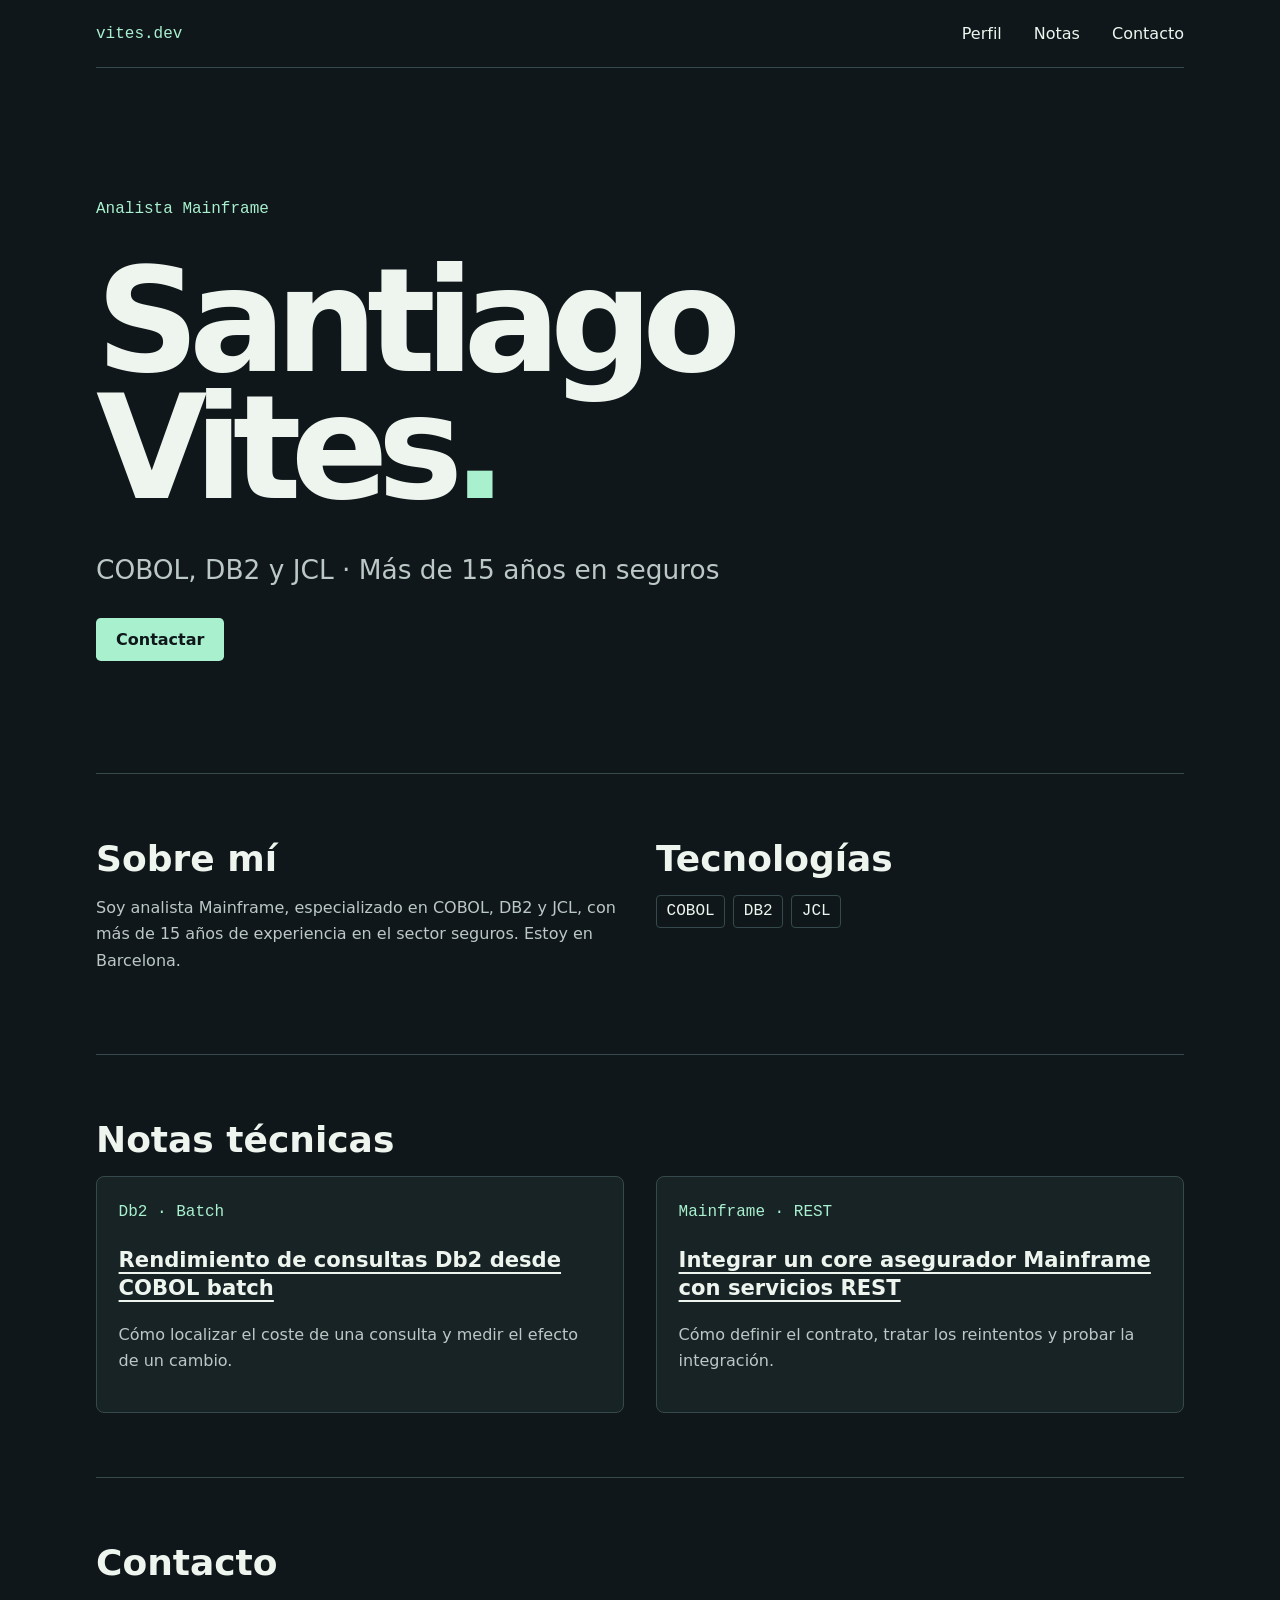
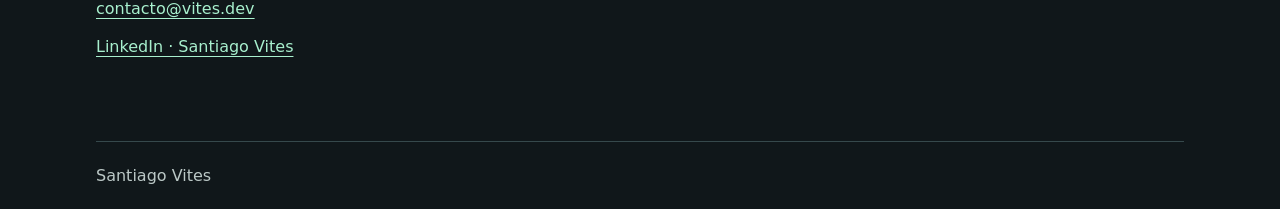
<file: index.html>
<!doctype html>
<html lang="es">
<meta charset="utf-8">
<meta name="viewport" content="width=device-width, initial-scale=1">
<title>Santiago Vites · Analista Mainframe | COBOL, DB2 y JCL</title>
<meta name="description" content="Santiago Vites, analista Mainframe en Barcelona. Más de 15 años en el sector seguros con COBOL, DB2 y JCL. Perfil profesional y notas técnicas.">
<link rel="canonical" href="https://vites.dev/">
<link rel="stylesheet" href="estilos.css">
<body>
<a class="skip" href="#contenido">Saltar al contenido</a>
<header><a class="marca" href="./">vites.dev</a><nav aria-label="Principal"><a href="#sobre-mi">Perfil</a><a href="#notas">Notas</a><a href="#contacto">Contacto</a></nav></header>
<main id="contenido">
<section class="hero" aria-labelledby="nombre">
<p class="acento">Analista Mainframe</p>
<h1 id="nombre">Santiago<br>Vites<span>.</span></h1>
<p class="subtitulo">COBOL, DB2 y JCL · Más de 15 años en seguros</p>
<a class="boton" href="#contacto">Contactar</a>
</section>
<section class="bloque perfil" id="sobre-mi">
<div><h2>Sobre mí</h2><p>Soy analista Mainframe, especializado en COBOL, DB2 y JCL, con más de 15 años de experiencia en el sector seguros. Estoy en Barcelona.</p></div>
<div><h2>Tecnologías</h2><ul class="stack"><li>COBOL</li><li>DB2</li><li>JCL</li></ul></div>
</section>
<section class="bloque" id="notas">
<h2>Notas técnicas</h2>
<div class="notas">
<article><p class="acento">Db2 · Batch</p><h3><a href="notas/db2-batch.html">Rendimiento de consultas Db2 desde COBOL batch</a></h3><p>Cómo localizar el coste de una consulta y medir el efecto de un cambio.</p></article>
<article><p class="acento">Mainframe · REST</p><h3><a href="notas/mainframe-rest.html">Integrar un core asegurador Mainframe con servicios REST</a></h3><p>Cómo definir el contrato, tratar los reintentos y probar la integración.</p></article>
</div>
</section>
<section class="bloque contacto" id="contacto"><h2>Contacto</h2><a href="mailto:contacto@vites.dev">contacto@vites.dev</a><p><a href="https://www.linkedin.com/in/vites/">LinkedIn · Santiago Vites</a></p></section>
</main>
<footer>Santiago Vites</footer>
</body>
</html>
</file>
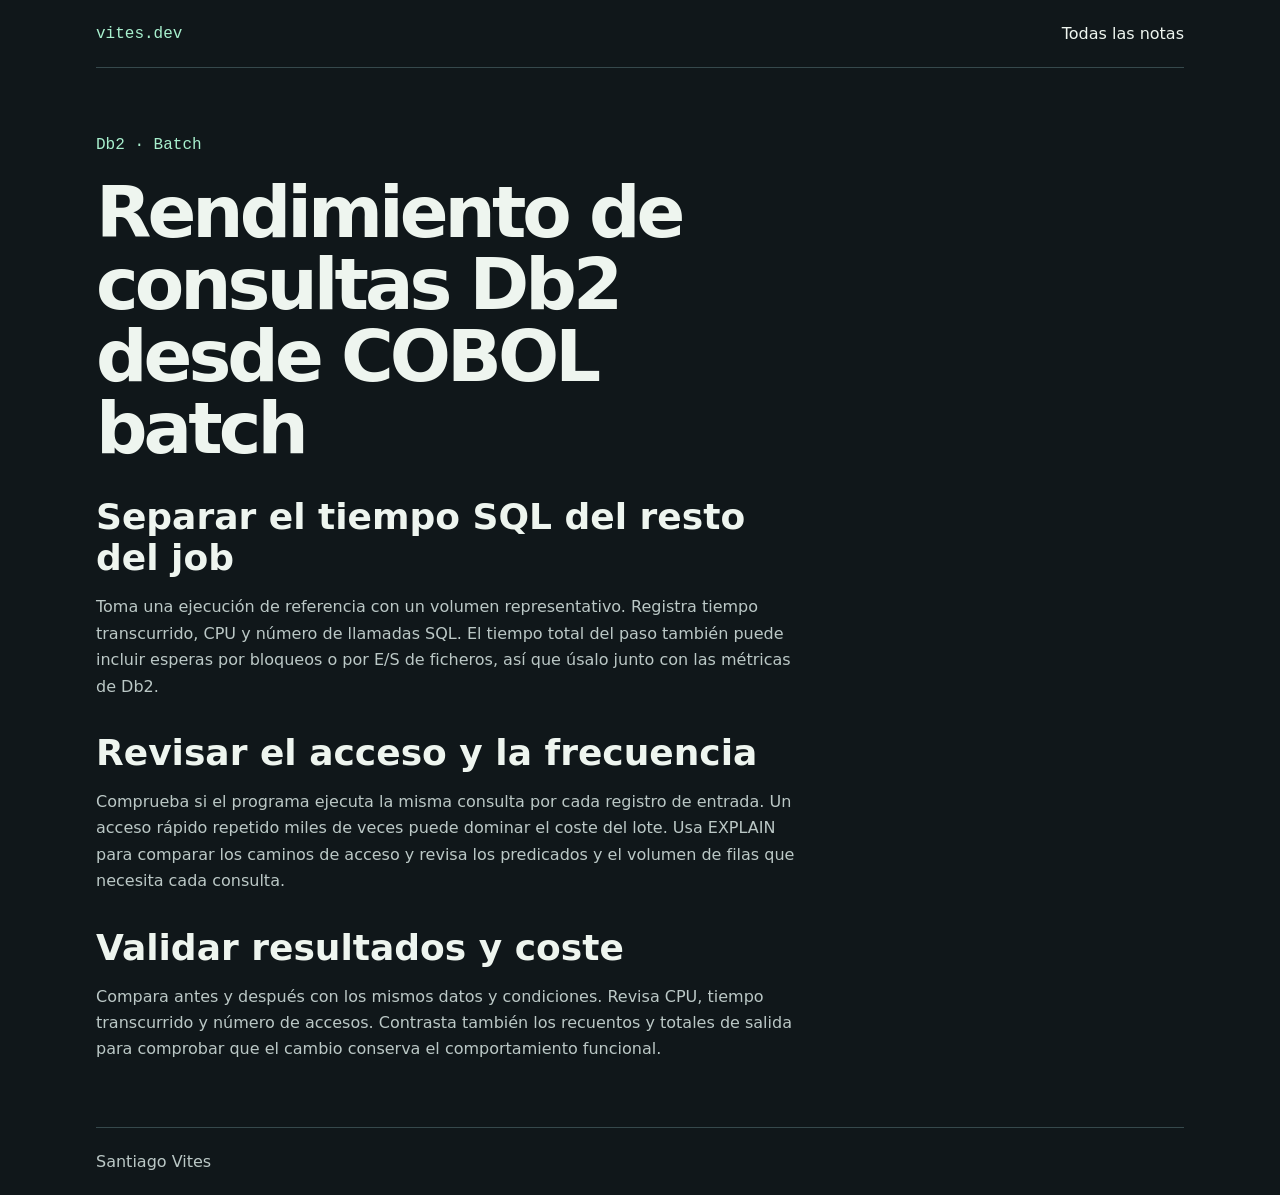
<file: notas/db2-batch.html>
<!doctype html>
<html lang="es">
<meta charset="utf-8">
<meta name="viewport" content="width=device-width, initial-scale=1">
<title>Rendimiento de consultas Db2 desde COBOL batch · Santiago Vites</title>
<meta name="description" content="Toma una ejecución de referencia con un volumen representativo. Registra tiempo transcurrido, CPU y número de llamadas SQL. El tiempo total del paso también puede incluir esperas por bloqueos o por E/S de ficheros, así que úsalo junto con las métricas de Db2.">
<link rel="canonical" href="https://vites.dev/notas/db2-batch.html">
<link rel="stylesheet" href="../estilos.css">
<body>
<header><a class="marca" href="../">vites.dev</a><nav aria-label="Principal"><a href="../#notas">Todas las notas</a></nav></header>
<main class="lectura"><article>
<p class="acento">Db2 · Batch</p>
<h1>Rendimiento de consultas Db2 desde COBOL batch</h1>
<h2>Separar el tiempo SQL del resto del job</h2><p>Toma una ejecución de referencia con un volumen representativo. Registra tiempo transcurrido, CPU y número de llamadas SQL. El tiempo total del paso también puede incluir esperas por bloqueos o por E/S de ficheros, así que úsalo junto con las métricas de Db2.</p>
<h2>Revisar el acceso y la frecuencia</h2><p>Comprueba si el programa ejecuta la misma consulta por cada registro de entrada. Un acceso rápido repetido miles de veces puede dominar el coste del lote. Usa EXPLAIN para comparar los caminos de acceso y revisa los predicados y el volumen de filas que necesita cada consulta.</p>
<h2>Validar resultados y coste</h2><p>Compara antes y después con los mismos datos y condiciones. Revisa CPU, tiempo transcurrido y número de accesos. Contrasta también los recuentos y totales de salida para comprobar que el cambio conserva el comportamiento funcional.</p>
</article></main>
<footer>Santiago Vites</footer>
</body>
</html>
</file>
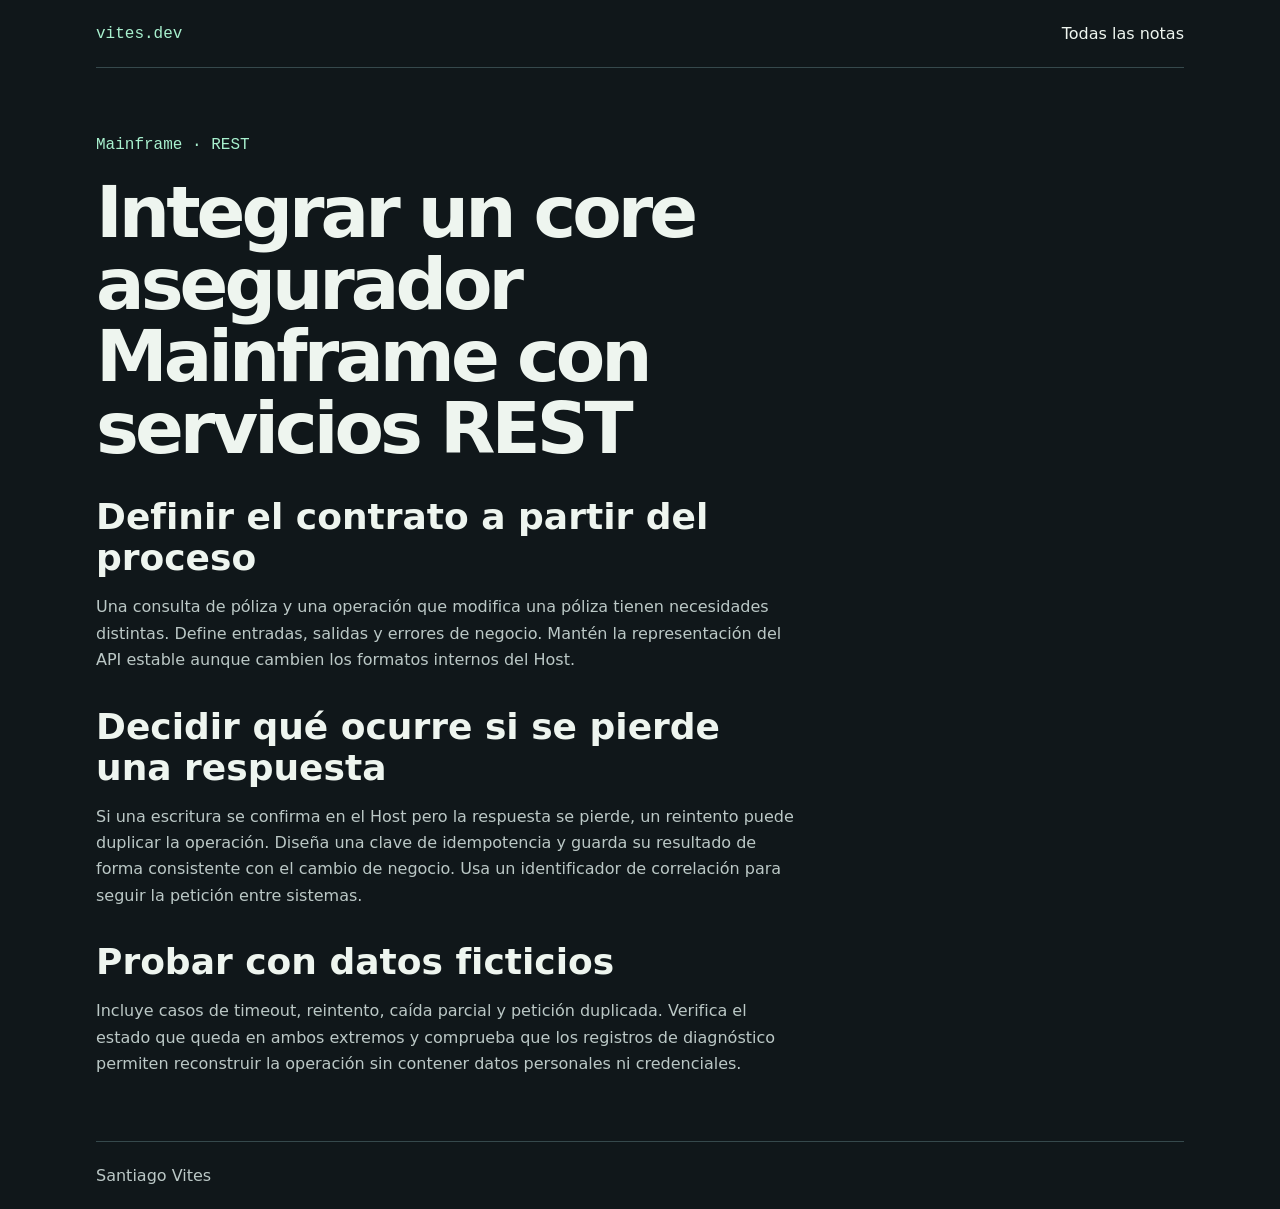
<file: notas/mainframe-rest.html>
<!doctype html>
<html lang="es">
<meta charset="utf-8">
<meta name="viewport" content="width=device-width, initial-scale=1">
<title>Integrar un core asegurador Mainframe con servicios REST · Santiago Vites</title>
<meta name="description" content="Una consulta de póliza y una operación que modifica una póliza tienen necesidades distintas. Define entradas, salidas y errores de negocio. Mantén la representación del API estable aunque cambien los formatos internos del Host.">
<link rel="canonical" href="https://vites.dev/notas/mainframe-rest.html">
<link rel="stylesheet" href="../estilos.css">
<body>
<header><a class="marca" href="../">vites.dev</a><nav aria-label="Principal"><a href="../#notas">Todas las notas</a></nav></header>
<main class="lectura"><article>
<p class="acento">Mainframe · REST</p>
<h1>Integrar un core asegurador Mainframe con servicios REST</h1>
<h2>Definir el contrato a partir del proceso</h2><p>Una consulta de póliza y una operación que modifica una póliza tienen necesidades distintas. Define entradas, salidas y errores de negocio. Mantén la representación del API estable aunque cambien los formatos internos del Host.</p>
<h2>Decidir qué ocurre si se pierde una respuesta</h2><p>Si una escritura se confirma en el Host pero la respuesta se pierde, un reintento puede duplicar la operación. Diseña una clave de idempotencia y guarda su resultado de forma consistente con el cambio de negocio. Usa un identificador de correlación para seguir la petición entre sistemas.</p>
<h2>Probar con datos ficticios</h2><p>Incluye casos de timeout, reintento, caída parcial y petición duplicada. Verifica el estado que queda en ambos extremos y comprueba que los registros de diagnóstico permiten reconstruir la operación sin contener datos personales ni credenciales.</p>
</article></main>
<footer>Santiago Vites</footer>
</body>
</html>
</file>
<file: estilos.css>
:root {
  color-scheme: dark;
  font-family: system-ui, sans-serif;
  background: #10171a;
  color: #eef5ef;
  --muted: #bbc8c6;
  --accent: #a8f0ce;
  --border: #36494c;
}
* { box-sizing: border-box; }
body { margin: 0 auto; width: min(100% - 2.5rem, 68rem); }
a { color: inherit; text-underline-offset: .25em; }
a:hover { color: var(--accent); }
a:focus-visible { outline: 2px solid var(--accent); outline-offset: 5px; }
.skip { position: absolute; top: .5rem; left: -100rem; }
.skip:focus { left: 1.25rem; background: #10171a; }
header, footer { padding: 1.5rem 0; }
header { display: flex; justify-content: space-between; gap: 1rem; flex-wrap: wrap; align-items: center; border-bottom: 1px solid var(--border); }
nav { display: flex; gap: clamp(.75rem, 3vw, 2rem); }
.marca, .acento, .stack { font-family: ui-monospace, monospace; }
.marca, .acento, h1 span { color: var(--accent); }
.marca, nav a { text-decoration: none; }
nav a:hover { text-decoration: underline; }
.hero { padding: clamp(3rem, 9vw, 7rem) 0; }
h1 { font-size: clamp(3.75rem, 12vw, 9rem); line-height: .88; letter-spacing: -.075em; margin: .25em 0; }
.subtitulo { font-size: clamp(1.2rem, 3vw, 1.65rem); }
.boton { display: inline-block; background: var(--accent); color: #10171a; padding: .75rem 1.25rem; font-weight: 700; text-decoration: none; border-radius: .3rem; }
.boton:hover { background: #d8f9e9; color: #10171a; }
.bloque { padding: clamp(2rem, 6vw, 4rem) 0; border-top: 1px solid var(--border); }
h2 { margin: 0 0 1rem; font-size: clamp(1.55rem, 4vw, 2.25rem); }
h3 { font-size: 1.32rem; line-height: 1.3; }
p { line-height: 1.65; color: var(--muted); }
.perfil, .notas { display: grid; grid-template-columns: repeat(2, minmax(0, 1fr)); gap: 2rem; }
.stack { display: flex; flex-wrap: wrap; gap: .5rem; padding: 0; list-style: none; }
.stack li { border: 1px solid var(--border); padding: .4rem .6rem; border-radius: .25rem; }
.notas article { padding: 1.35rem; background: #182326; border: 1px solid var(--border); border-radius: .5rem; }
.notas article p:first-child { margin-top: 0; }
.contacto a { color: var(--accent); overflow-wrap: anywhere; }
footer { color: var(--muted); border-top: 1px solid var(--border); }
.lectura { max-width: 44rem; padding: 3rem 0; }
.lectura h1 { font-size: clamp(2.4rem, 7vw, 4.5rem); line-height: 1; letter-spacing: -.055em; }
.lectura h2 { margin-top: 2rem; }
@media (max-width: 42rem) { .perfil, .notas { grid-template-columns: 1fr; gap: 1rem; } }
</file>
